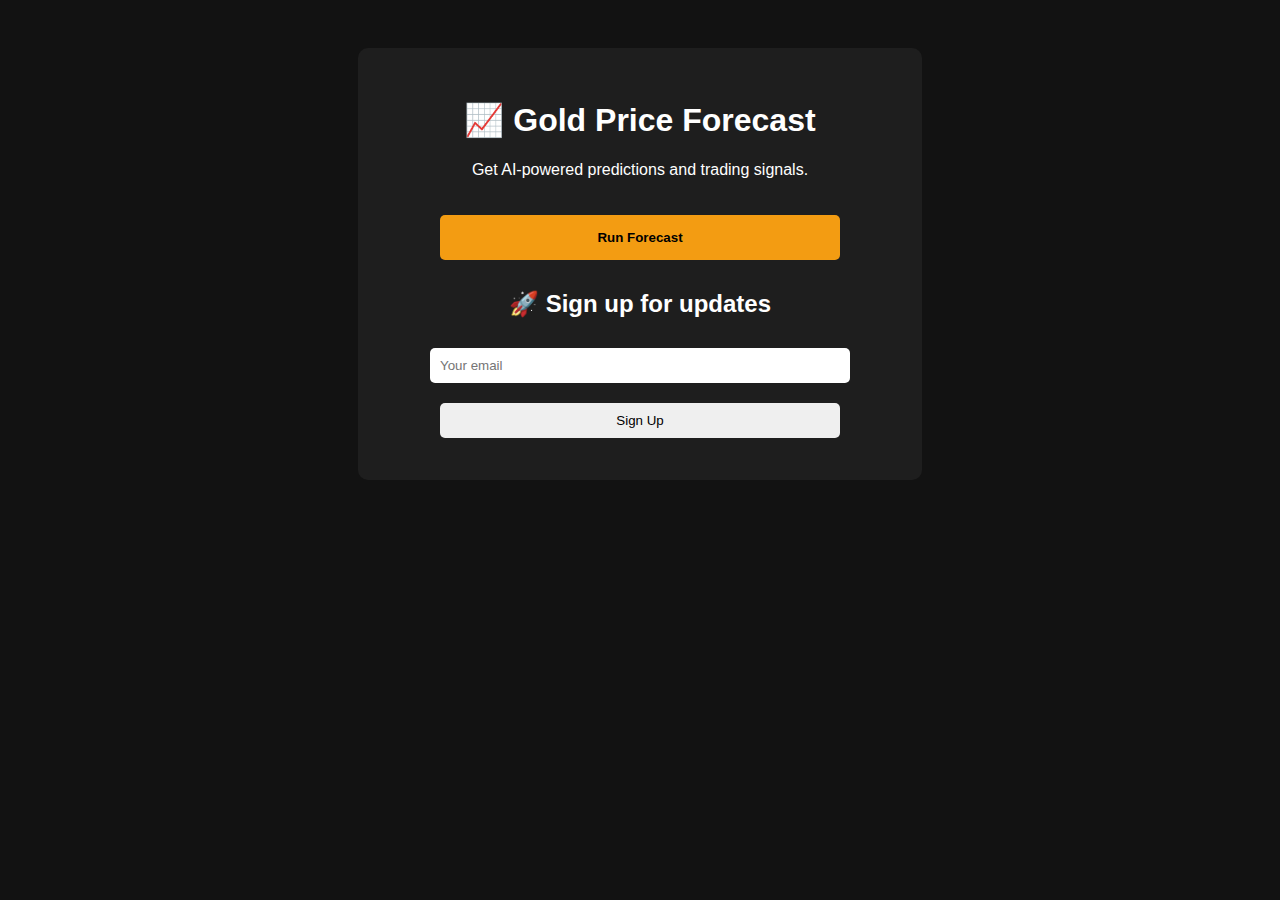
<file: frontend/index.html>
<!DOCTYPE html>
<html lang="en">
<head>
  <meta charset="UTF-8" />
  <meta name="viewport" content="width=device-width, initial-scale=1.0"/>
  <title>XAUUSD Forecast</title>
  <link rel="stylesheet" href="style.css" />
</head>
<body>
  <div class="container">
    <h1>📈 Gold Price Forecast</h1>
    <p>Get AI-powered predictions and trading signals.</p>

    <button onclick="location.href='https://yourstreamlitapp.streamlit.app'" class="cta">Run Forecast</button>

    <h2>🚀 Sign up for updates</h2>
    <form action="https://formspree.io/f/yourformid" method="POST">
      <input type="email" name="email" placeholder="Your email" required />
      <button type="submit">Sign Up</button>
    </form>
  </div>
</body>
</html>
</file>
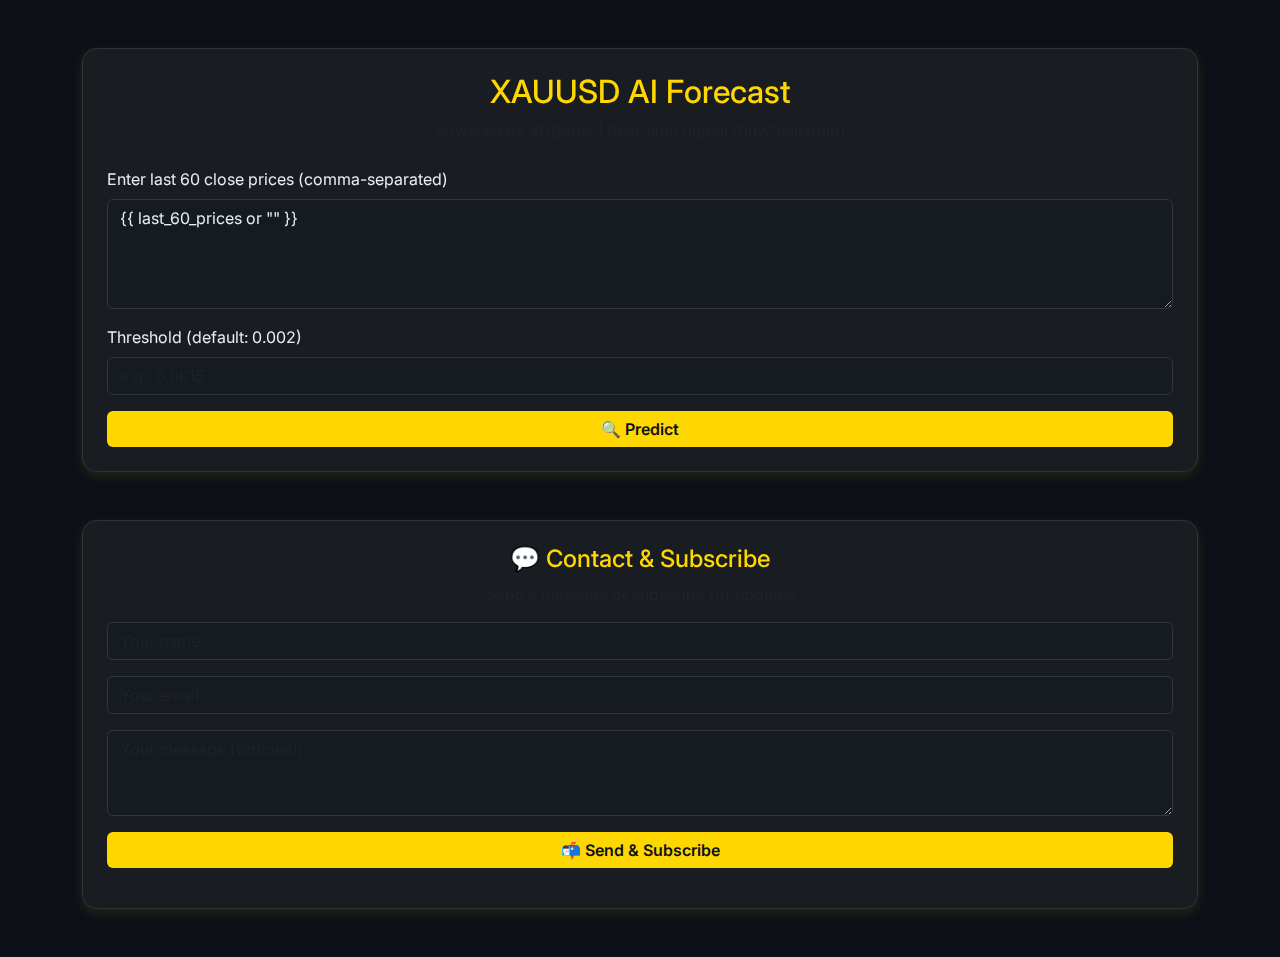
<file: templates/index.html>
<!DOCTYPE html>
<html lang="en">
<head>
  <meta charset="UTF-8" />
  <meta name="viewport" content="width=device-width, initial-scale=1.0"/>
  <title>XAUUSD AI Forecast</title>
  <link href="https://cdn.jsdelivr.net/npm/bootstrap@5.3.2/dist/css/bootstrap.min.css" rel="stylesheet"/>
  <link href="https://fonts.googleapis.com/css2?family=Inter:wght@400;600&display=swap" rel="stylesheet"/>
  <style>
    body {
      font-family: 'Inter', sans-serif;
      background: #0d1117;
      color: #e6edf3;
    }
    .gold-accent { color: #FFD700; }
    .glass-card {
      background: rgba(255, 255, 255, 0.05);
      border: 1px solid rgba(255, 255, 255, 0.1);
      border-radius: 15px;
      backdrop-filter: blur(6px);
      box-shadow: 0 4px 12px rgba(255, 215, 0, 0.1);
    }
    .form-control, textarea {
      background-color: #161b22;
      border: 1px solid #30363d;
      color: #e6edf3;
    }
    .btn-gold {
      background-color: #FFD700;
      color: #0d1117;
      font-weight: 600;
      border: none;
    }
    .signal-badge {
      font-size: 1.2rem;
      padding: 0.3rem 0.7rem;
      border-radius: 8px;
    }
    .signal-buy { background-color: #198754; color: white; }
    .signal-sell { background-color: #dc3545; color: white; }
    .signal-hold { background-color: #6c757d; color: white; }
  </style>
</head>
<body>
  <div class="container py-5">
    <div class="glass-card p-4 mb-5">
      <div class="mb-4 text-center">
        <h2 class="gold-accent">XAUUSD AI Forecast</h2>
        <p class="text-muted">Powered by XGBoost | Real-time Signal (Buy/Sell/Hold)</p>
      </div>

      <!-- Prediction Form -->
      <form id="predictForm">
        <div class="mb-3">
          <label for="closePrices" class="form-label">Enter last 60 close prices (comma-separated)</label>
          <textarea class="form-control" id="closePrices" name="close_prices" rows="4" required>{{ last_60_prices or "" }}</textarea>
        </div>
        <div class="mb-3">
          <label for="threshold" class="form-label">Threshold (default: 0.002)</label>
          <input type="number" step="0.0001" class="form-control" id="threshold" name="threshold" placeholder="e.g., 0.0015">
        </div>
        <button type="submit" class="btn btn-gold w-100">🔍 Predict</button>
      </form>

      <div id="loading" class="text-center mt-3 text-warning" style="display: none;">⏳ Predicting...</div>

      <div class="mt-4" id="result" style="display: none;">
        <h5 class="gold-accent mb-3">📊 Prediction Result:</h5>
        <ul class="list-group list-group-flush">
          <li class="list-group-item bg-transparent text-light"><strong>Predicted Price:</strong> <span id="predictedPrice"></span></li>
          <li class="list-group-item bg-transparent text-light"><strong>Current Price:</strong> <span id="currentPrice"></span></li>
          <li class="list-group-item bg-transparent text-light"><strong>Signal:</strong> <span id="signal" class="signal-badge"></span></li>
          <li class="list-group-item bg-transparent text-light"><strong>Take Profit:</strong> <span id="tp"></span></li>
          <li class="list-group-item bg-transparent text-light"><strong>Stop Loss:</strong> <span id="sl"></span></li>
        </ul>
      </div>
    </div>

    <!-- Email Contact Form -->
    <div class="glass-card p-4">
      <div class="text-center mb-3">
        <h4 class="gold-accent">💬 Contact & Subscribe</h4>
        <p class="text-muted">Send a message or subscribe for updates</p>
      </div>

      <form method="post" action="/subscribe" id="subscribeForm">
        <div class="mb-3">
          <input type="text" class="form-control" name="name" placeholder="Your name" required>
        </div>
        <div class="mb-3">
          <input type="email" class="form-control" name="email" placeholder="Your email" required>
        </div>
        <div class="mb-3">
          <textarea class="form-control" name="message" rows="3" placeholder="Your message (optional)"></textarea>
        </div>
        <button type="submit" class="btn btn-gold w-100">📬 Send & Subscribe</button>
      </form>

      <div id="subMessage" class="text-center mt-3"></div>
    </div>
  </div>

  <script>
    // Prediction AJAX
    document.getElementById("predictForm").addEventListener("submit", async function (e) {
      e.preventDefault();
      const rawText = document.getElementById("closePrices").value;
      const threshold = document.getElementById("threshold").value || "0.002";
      const closePrices = rawText.split(',').map(x => parseFloat(x.trim())).filter(x => !isNaN(x));

      if (closePrices.length !== 60) {
        alert("❌ Please enter exactly 60 closing prices.");
        return;
      }

      document.getElementById("loading").style.display = "block";

      try {
        const response = await fetch(`/predict?threshold=${threshold}`, {
          method: "POST",
          headers: { "Content-Type": "application/json" },
          body: JSON.stringify({ close_prices: closePrices })
        });
        const data = await response.json();
        if (data.error) {
          alert("❌ Error: " + data.error);
        } else {
          document.getElementById("predictedPrice").textContent = data.predicted_price;
          document.getElementById("currentPrice").textContent = data.current_price;
          document.getElementById("tp").textContent = data.take_profit;
          document.getElementById("sl").textContent = data.stop_loss;

          const signalElem = document.getElementById("signal");
          signalElem.textContent = data.signal;
          signalElem.className = "signal-badge " +
            (data.signal === "BUY" ? "signal-buy" :
             data.signal === "SELL" ? "signal-sell" : "signal-hold");

          document.getElementById("result").style.display = "block";
          document.getElementById("result").scrollIntoView({ behavior: "smooth" });
        }
      } catch (err) {
        alert("❌ Request failed.");
      } finally {
        document.getElementById("loading").style.display = "none";
      }
    });

    // Subscribe feedback
    document.getElementById("subscribeForm").addEventListener("submit", function () {
      document.getElementById("subMessage").innerHTML = '<span class="text-warning">⏳ Sending...</span>';
    });
  </script>
</body>
</html>
</file>
<file: frontend/style.css>
body {
  background-color: #121212;
  color: white;
  font-family: 'Segoe UI', sans-serif;
  padding: 40px;
  text-align: center;
}

.container {
  background-color: #1e1e1e;
  padding: 2rem;
  border-radius: 10px;
  max-width: 500px;
  margin: auto;
}

.cta {
  background-color: #f39c12;
  border: none;
  padding: 15px 30px;
  color: #000;
  font-weight: bold;
  cursor: pointer;
  margin-top: 20px;
}

input, button {
  padding: 10px;
  margin: 10px;
  width: 80%;
  border-radius: 5px;
  border: none;
}
</file>
